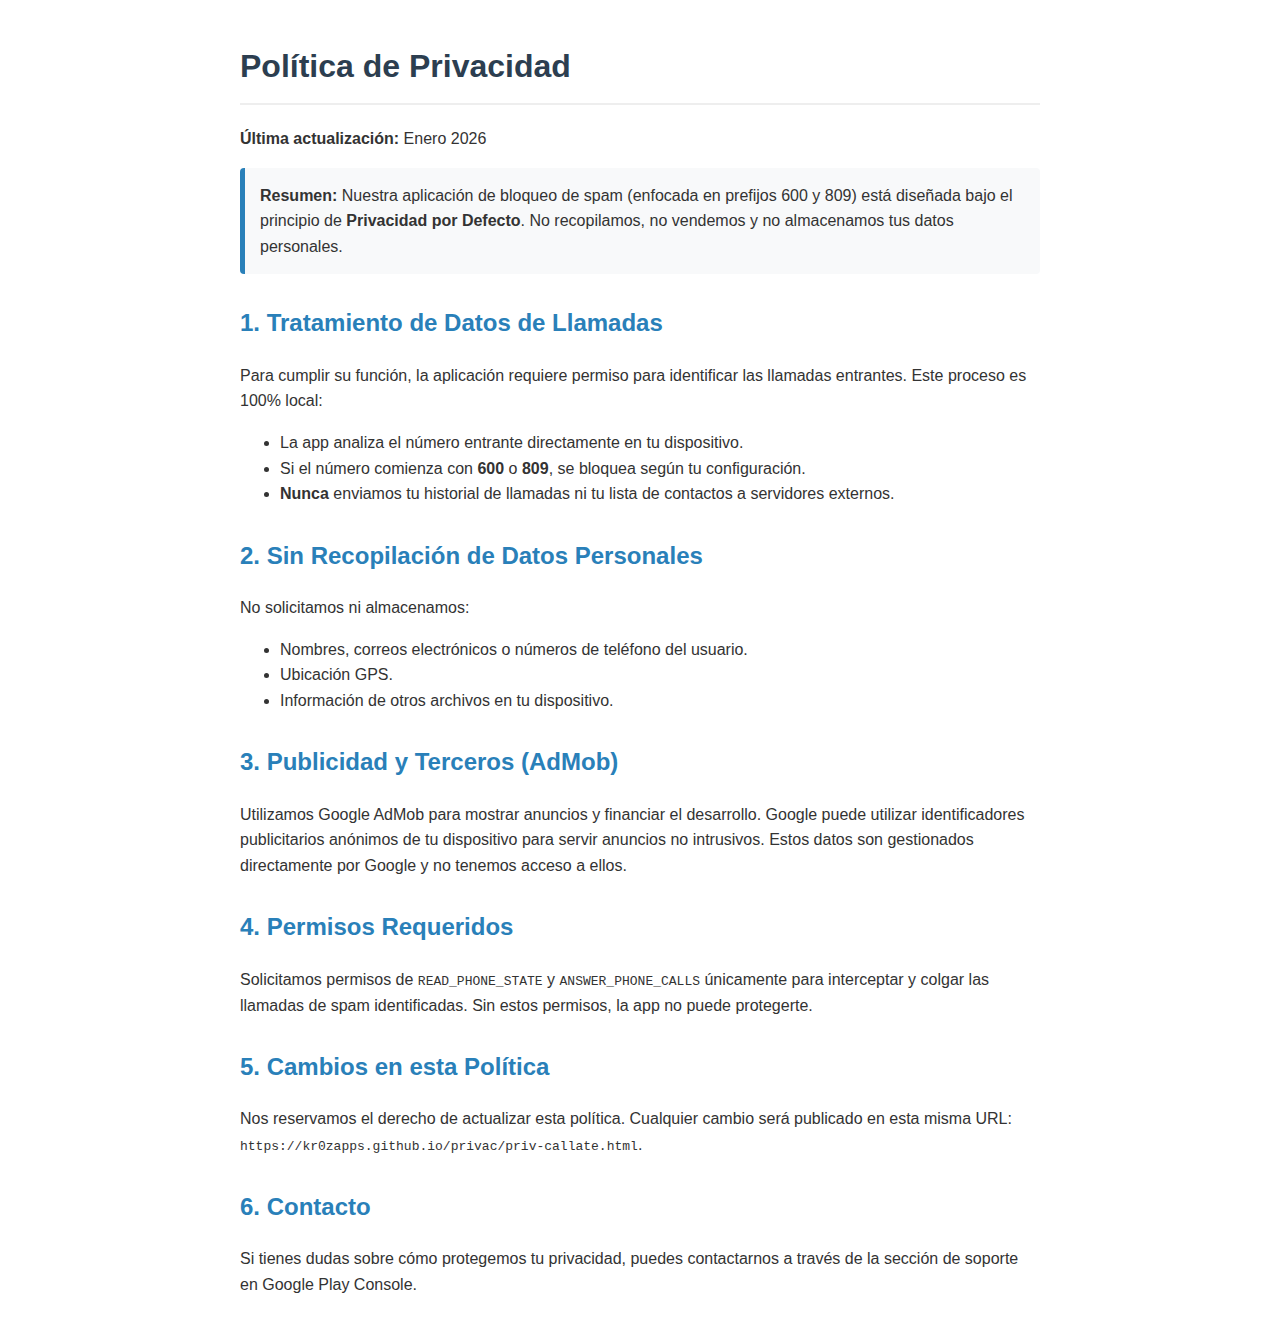
<file: privac/priv-callate.html>
<!DOCTYPE html>
<html lang="es">
<head>
    <meta charset="UTF-8">
    <meta name="viewport" content="width=device-width, initial-scale=1.0">
    <title>Privacidad - kr0zapps</title>
    <style>
        body { font-family: -apple-system, BlinkMacSystemFont, "Segoe UI", Roboto, sans-serif; line-height: 1.6; color: #333; max-width: 800px; margin: auto; padding: 20px; }
        h1 { color: #2c3e50; border-bottom: 2px solid #eee; padding-bottom: 10px; }
        h2 { color: #2980b9; margin-top: 30px; }
        .highlight { background: #f8f9fa; padding: 15px; border-left: 5px solid #2980b9; border-radius: 4px; }
    </style>
</head>
<body>
    <h1>Política de Privacidad</h1>
    <p><strong>Última actualización:</strong> Enero 2026</p>

    <div class="highlight">
        <strong>Resumen:</strong> Nuestra aplicación de bloqueo de spam (enfocada en prefijos 600 y 809) está diseñada bajo el principio de <strong>Privacidad por Defecto</strong>. No recopilamos, no vendemos y no almacenamos tus datos personales.
    </div>

    <h2>1. Tratamiento de Datos de Llamadas</h2>
    <p>Para cumplir su función, la aplicación requiere permiso para identificar las llamadas entrantes. Este proceso es 100% local:</p>
    <ul>
        <li>La app analiza el número entrante directamente en tu dispositivo.</li>
        <li>Si el número comienza con <strong>600</strong> o <strong>809</strong>, se bloquea según tu configuración.</li>
        <li><strong>Nunca</strong> enviamos tu historial de llamadas ni tu lista de contactos a servidores externos.</li>
    </ul>

    <h2>2. Sin Recopilación de Datos Personales</h2>
    <p>No solicitamos ni almacenamos:</p>
    <ul>
        <li>Nombres, correos electrónicos o números de teléfono del usuario.</li>
        <li>Ubicación GPS.</li>
        <li>Información de otros archivos en tu dispositivo.</li>
    </ul>

    <h2>3. Publicidad y Terceros (AdMob)</h2>
    <p>Utilizamos Google AdMob para mostrar anuncios y financiar el desarrollo. Google puede utilizar identificadores publicitarios anónimos de tu dispositivo para servir anuncios no intrusivos. Estos datos son gestionados directamente por Google y no tenemos acceso a ellos.</p>

    <h2>4. Permisos Requeridos</h2>
    <p>Solicitamos permisos de <code>READ_PHONE_STATE</code> y <code>ANSWER_PHONE_CALLS</code> únicamente para interceptar y colgar las llamadas de spam identificadas. Sin estos permisos, la app no puede protegerte.</p>

    <h2>5. Cambios en esta Política</h2>
    <p>Nos reservamos el derecho de actualizar esta política. Cualquier cambio será publicado en esta misma URL: <code>https://kr0zapps.github.io/privac/priv-callate.html</code>.</p>

    <h2>6. Contacto</h2>
    <p>Si tienes dudas sobre cómo protegemos tu privacidad, puedes contactarnos a través de la sección de soporte en Google Play Console.</p>
</body>
</html>
</file>
